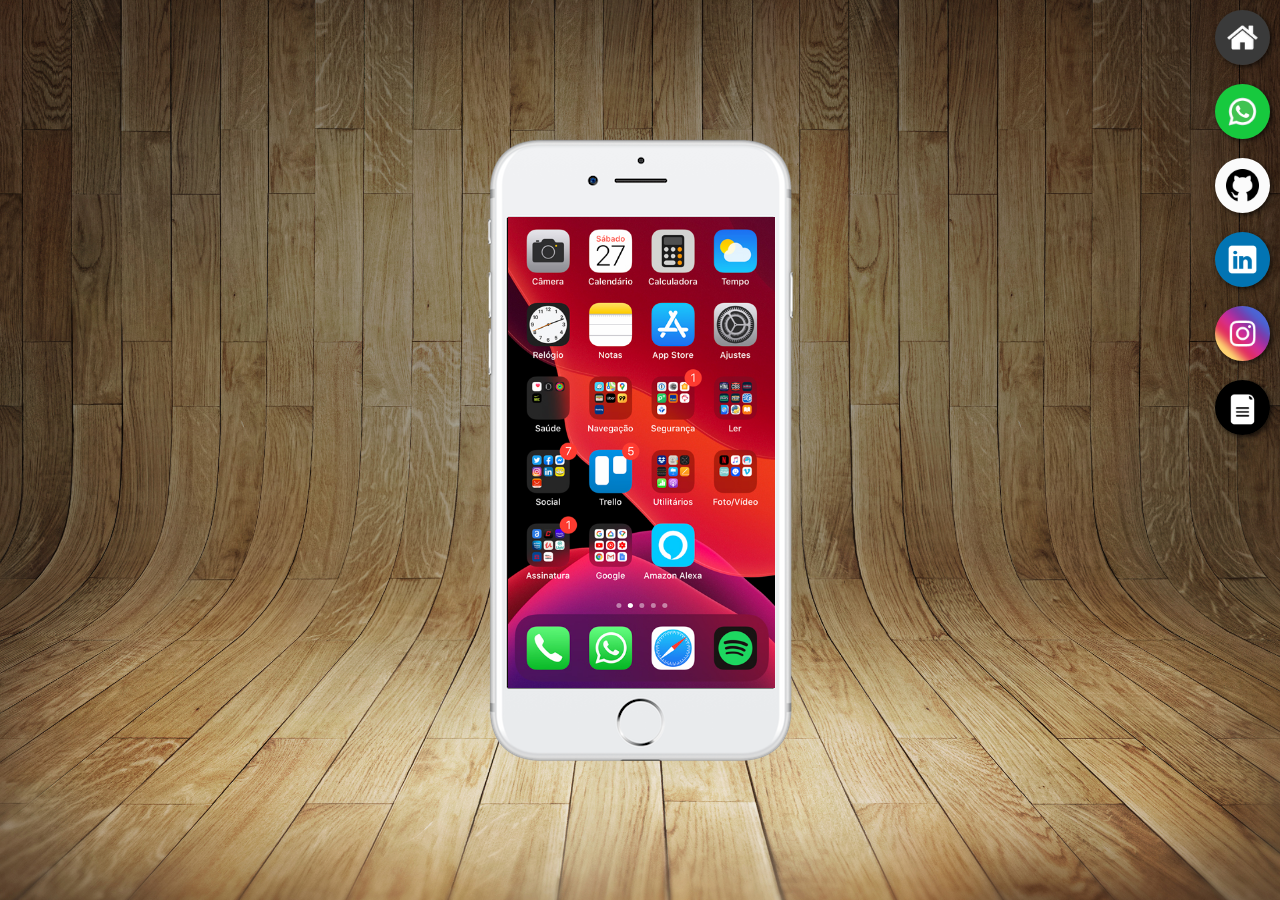
<file: index.html>
<!DOCTYPE html>
<html lang="en">

<head>
  <meta charset="UTF-8">
  <meta name="viewport" content="width=device-width, initial-scale=1.0">
  <title>Link Bio - Eduardo RR M</title>
  <link rel="shortcut icon" href="favicon.ico" type="image/x-icon">
  <link rel="stylesheet" href="css/style.css">
</head>

<body>
  <main>
    <section id="telefone">
      <iframe src="home.html" frameborder="0" name="tela" id="tela">
        Tela Inicial (Erro de Compatibilidade).
      </iframe>
    </section>
    <nav>
      <ul>
        <li><a href="home.html" target="tela"><img src="img/logo-home.jpg" alt=""></a></li>
        <li><a href="whatsapp.html" target="tela"><img src="img/logo-whatsapp.png" alt=""></a></li>
        <li><a href="github.html" target="tela"><img src="img/logo-github.jpg" alt=""></a></li>
        <li><a href="linkedin.html" target="tela"><img src="img/logo-linkedin.jpg" alt=""></a></li>
        <li><a href="instagram.html" target="tela"><img src="img/logo-instagram.jpg" alt=""></a></li>
        <li><a href="home.html" target="tela"><img src="img/logo-curriculo.jpg" alt=""></a></li>
      </ul>
    </nav>


  </main>
</body>

</html>
</file>
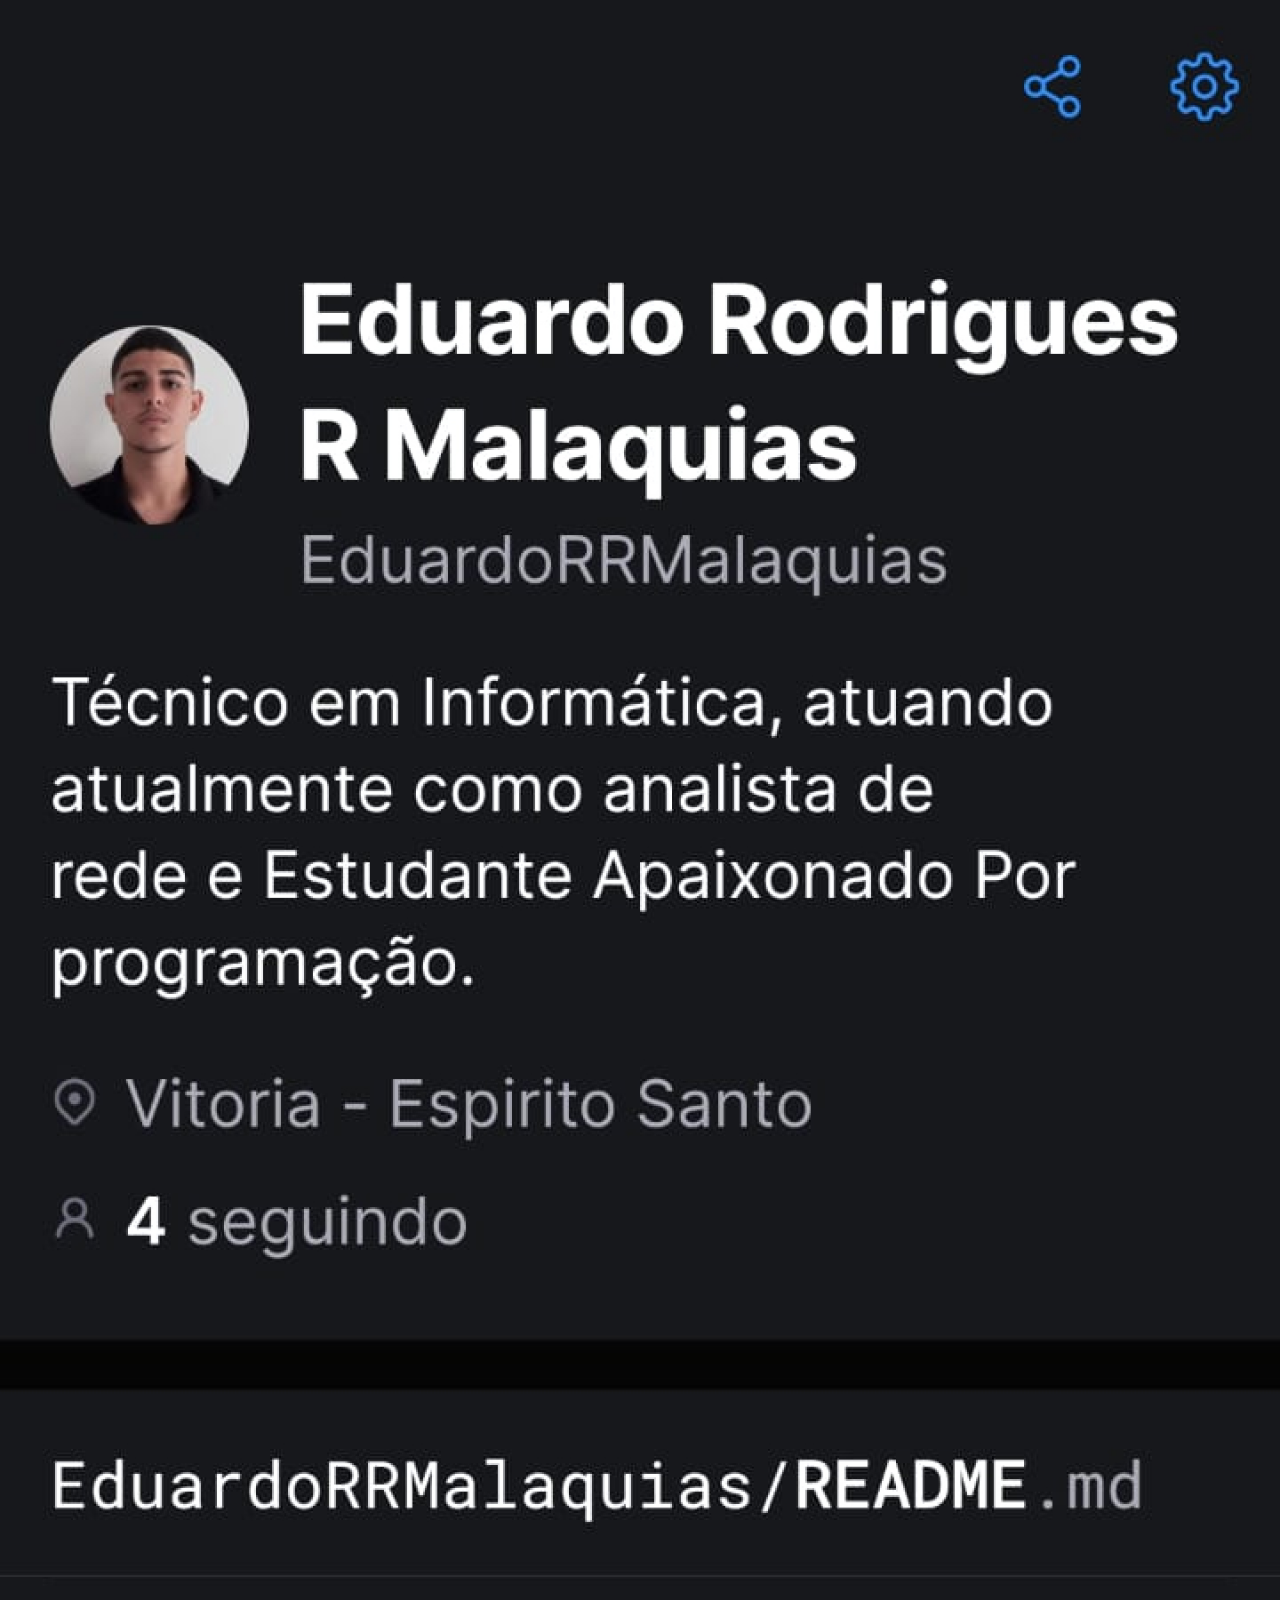
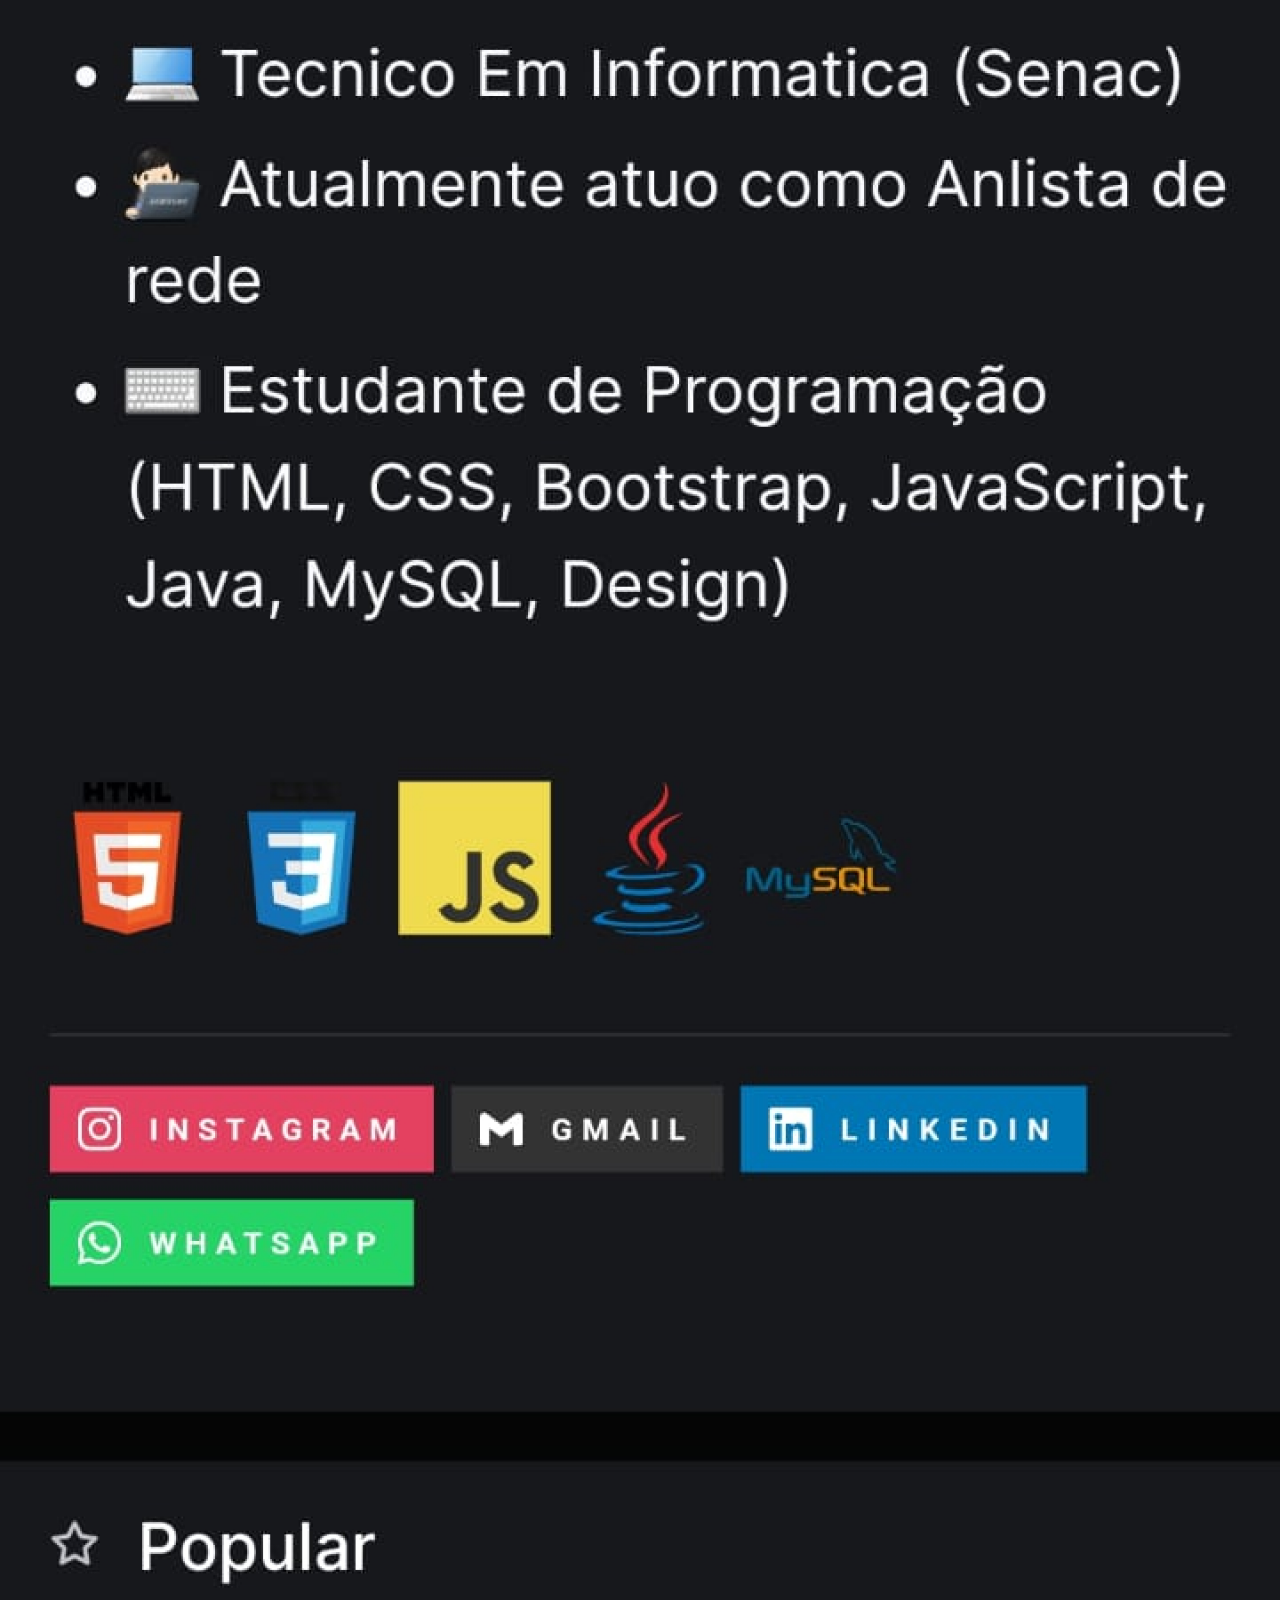
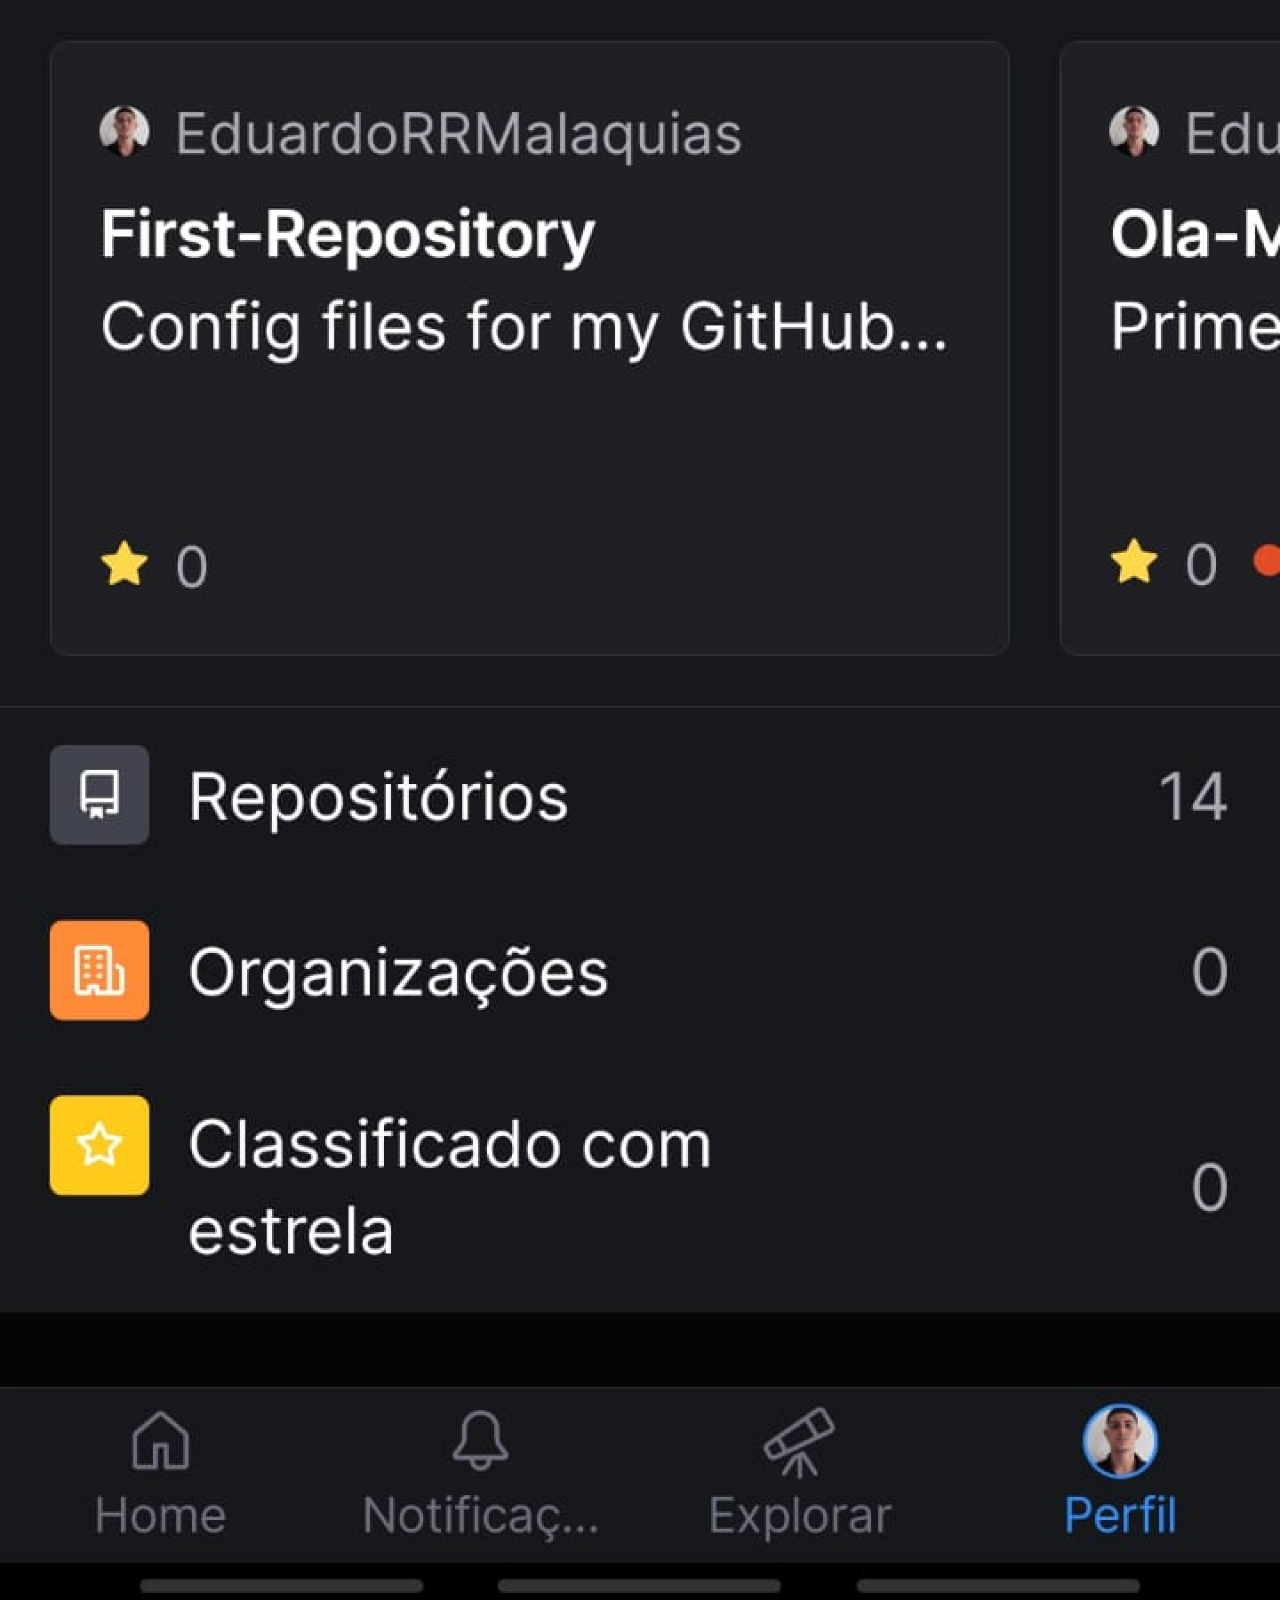
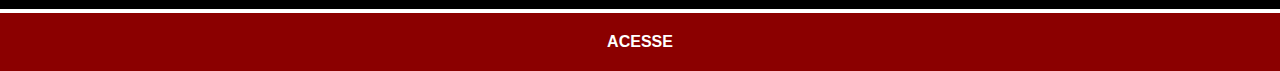
<file: github.html>
<!DOCTYPE html>
<html lang="en">

<head>
  <meta charset="UTF-8">
  <meta name="viewport" content="width=device-width, initial-scale=1.0">
  <title>GitHub</title>
  <link rel="stylesheet" href="css/social.css">
</head>

<body>
  <a href="https://github.com/EduardoRRMalaquias" target="_blank"><img src="img/tela-github.jpg" alt="github"></a>
  <a class="btn" href="https://github.com/EduardoRRMalaquias" target="_blank">ACESSE</a>
</body>

</html>
</file>
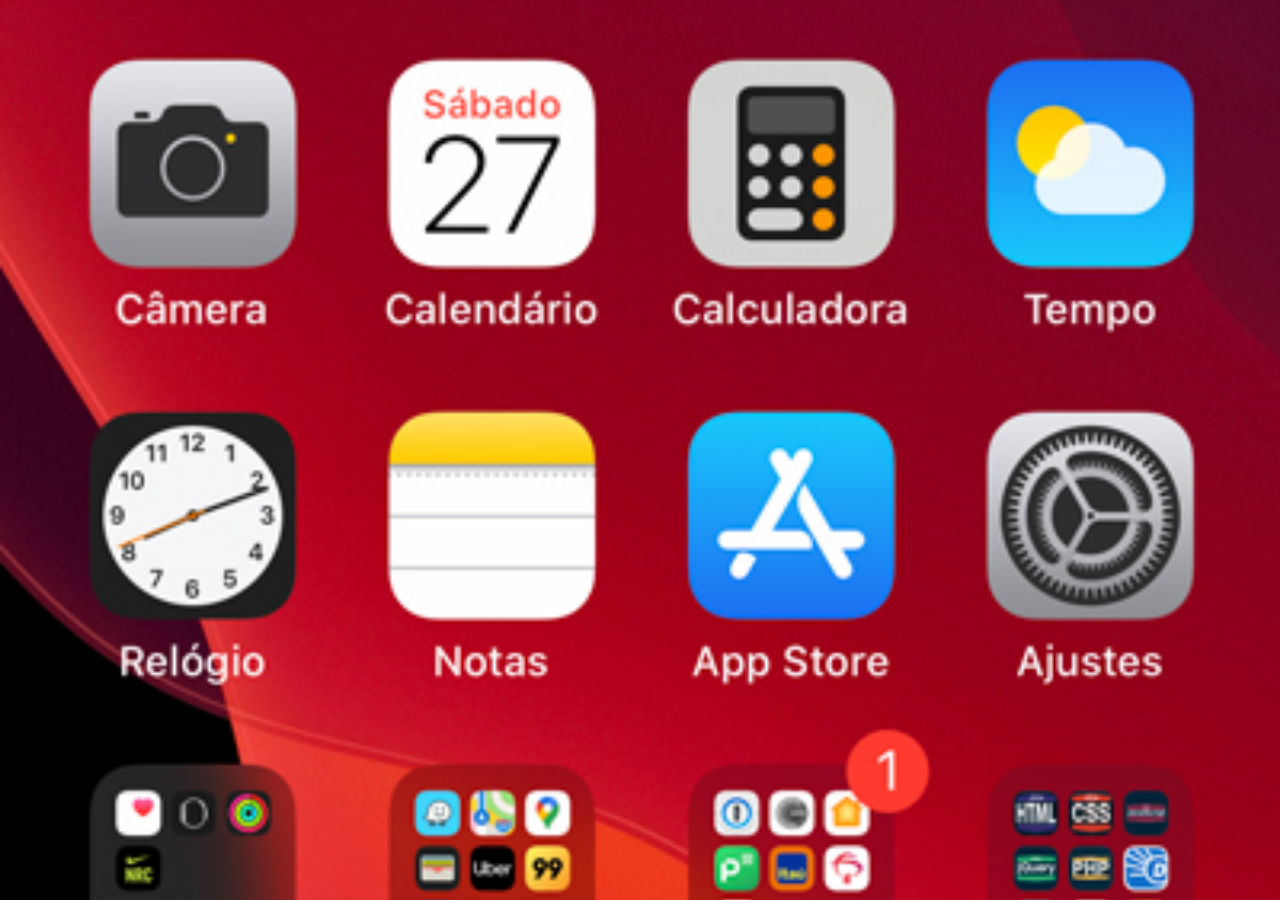
<file: home.html>
<!DOCTYPE html>
<html lang="en">

<head>
  <meta charset="UTF-8">
  <meta name="viewport" content="width=device-width, initial-scale=1.0">
  <title>Home</title>
  <style>
    * {
      margin: 0;
      padding: 0;
    }

    body {
      width: 100vw;
      height: 100vh;
      background: black url(img/tela-home.jpg) no-repeat top center;
      background-size: cover;
    }
  </style>
</head>

<body>

</body>

</html>
</file>
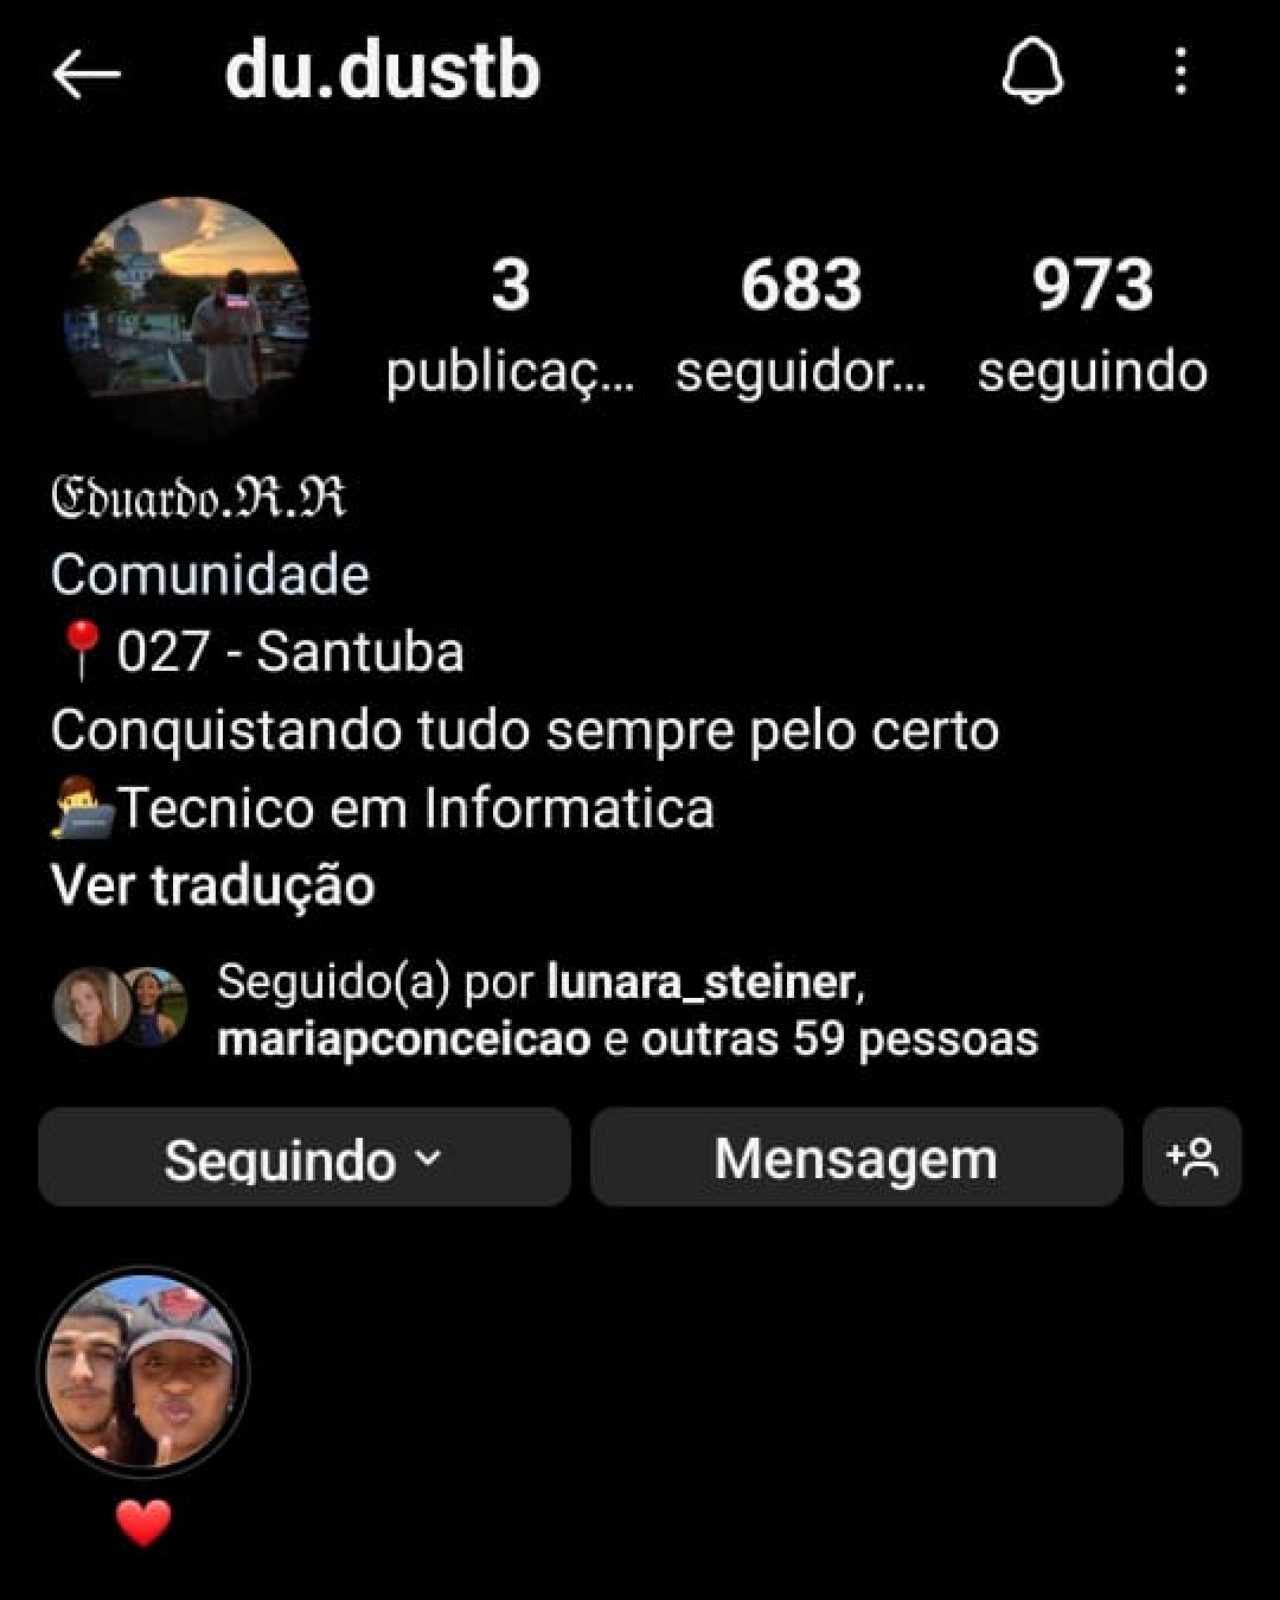
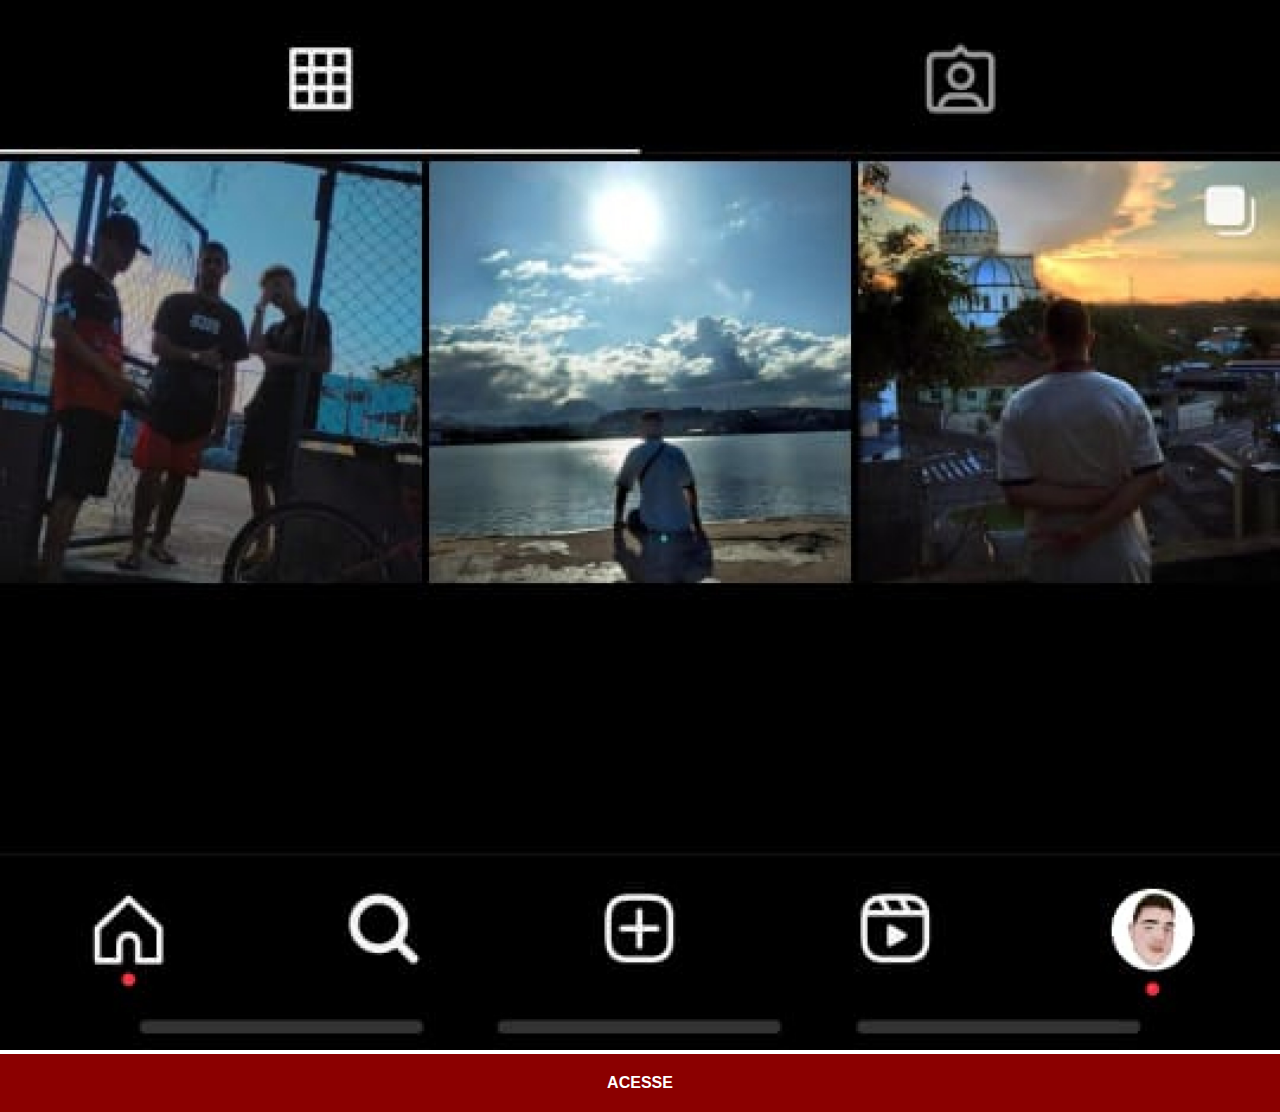
<file: instagram.html>
<!DOCTYPE html>
<html lang="en">

<head>
  <meta charset="UTF-8">
  <meta name="viewport" content="width=device-width, initial-scale=1.0">
  <title>instagram</title>
  <link rel="stylesheet" href="css/social.css">
</head>

<body>
  <a href="https://www.instagram.com/du.dustb" target="_blank"><img src="img/tela-instagram.jpg" alt="instagram"></a>
  <a class="btn" href="https://www.instagram.com/du.dustb" target="_blank">ACESSE</a>
</body>

</html>
</file>
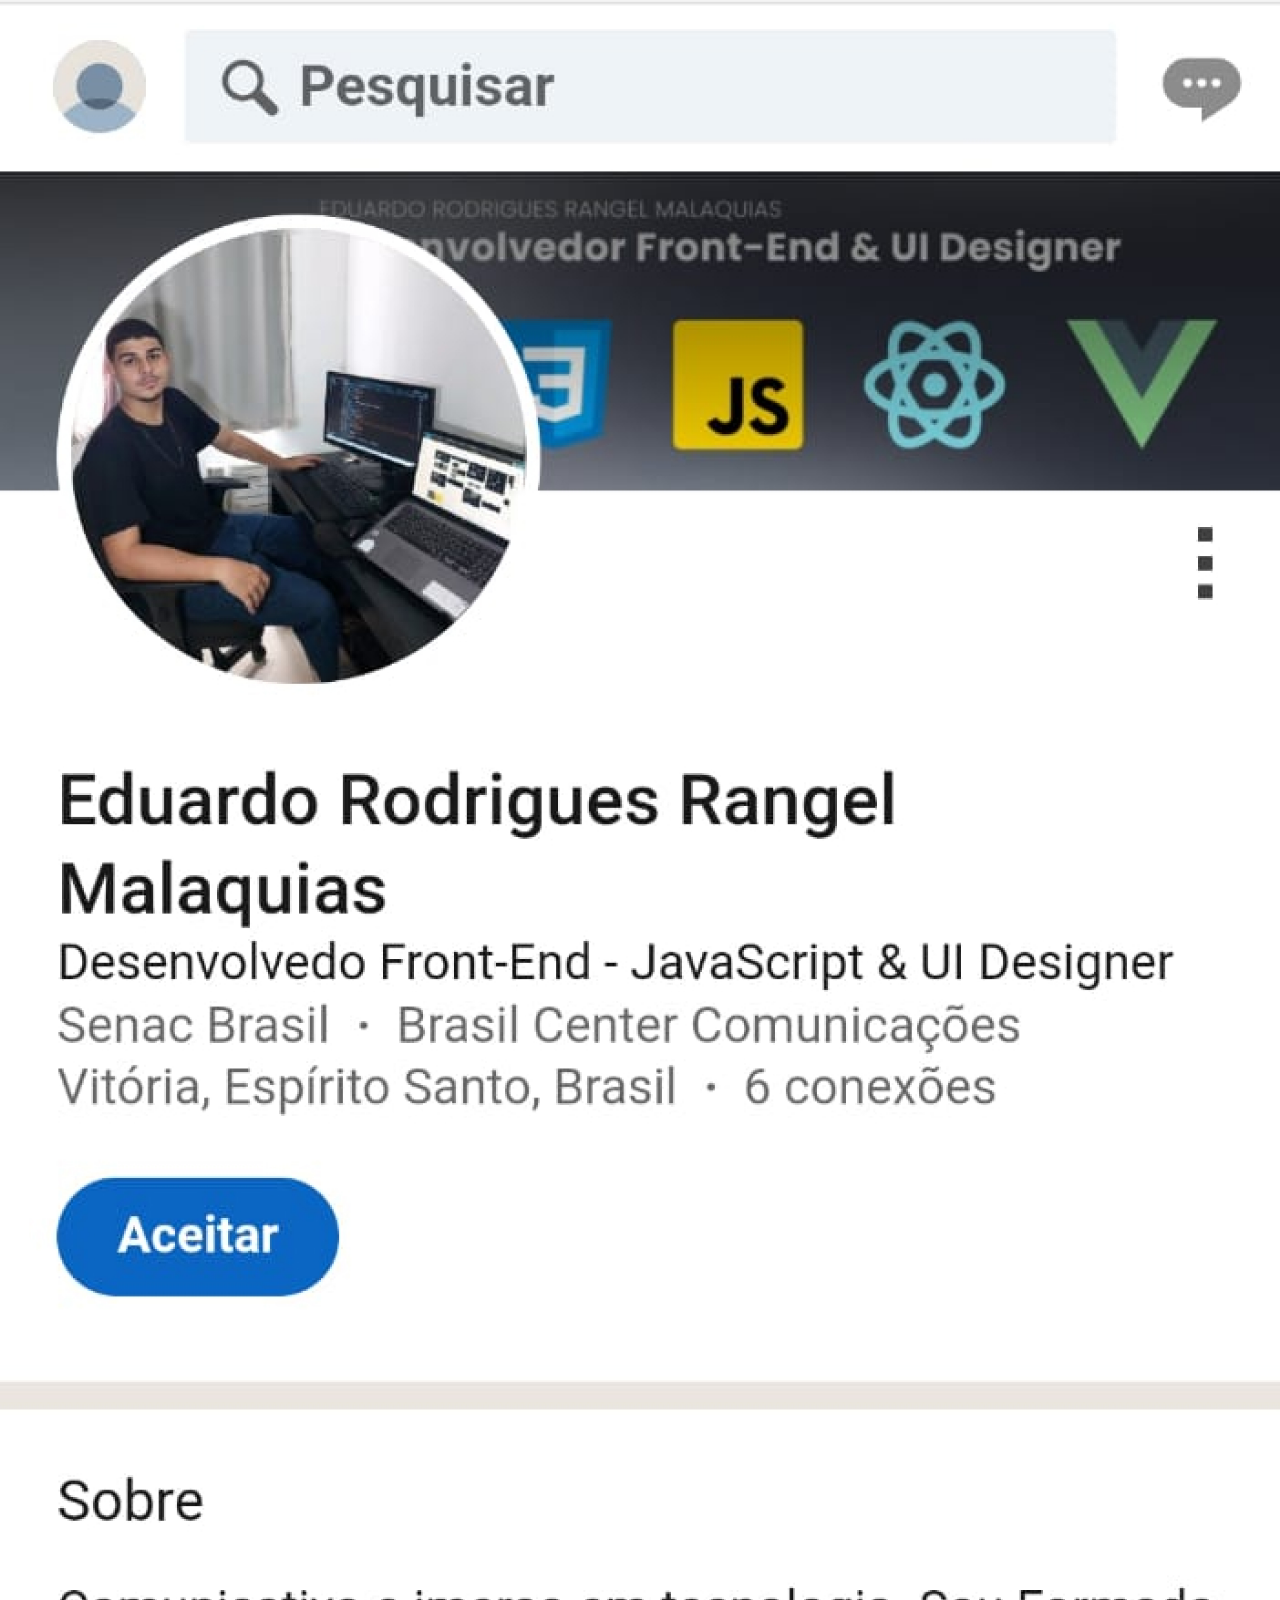
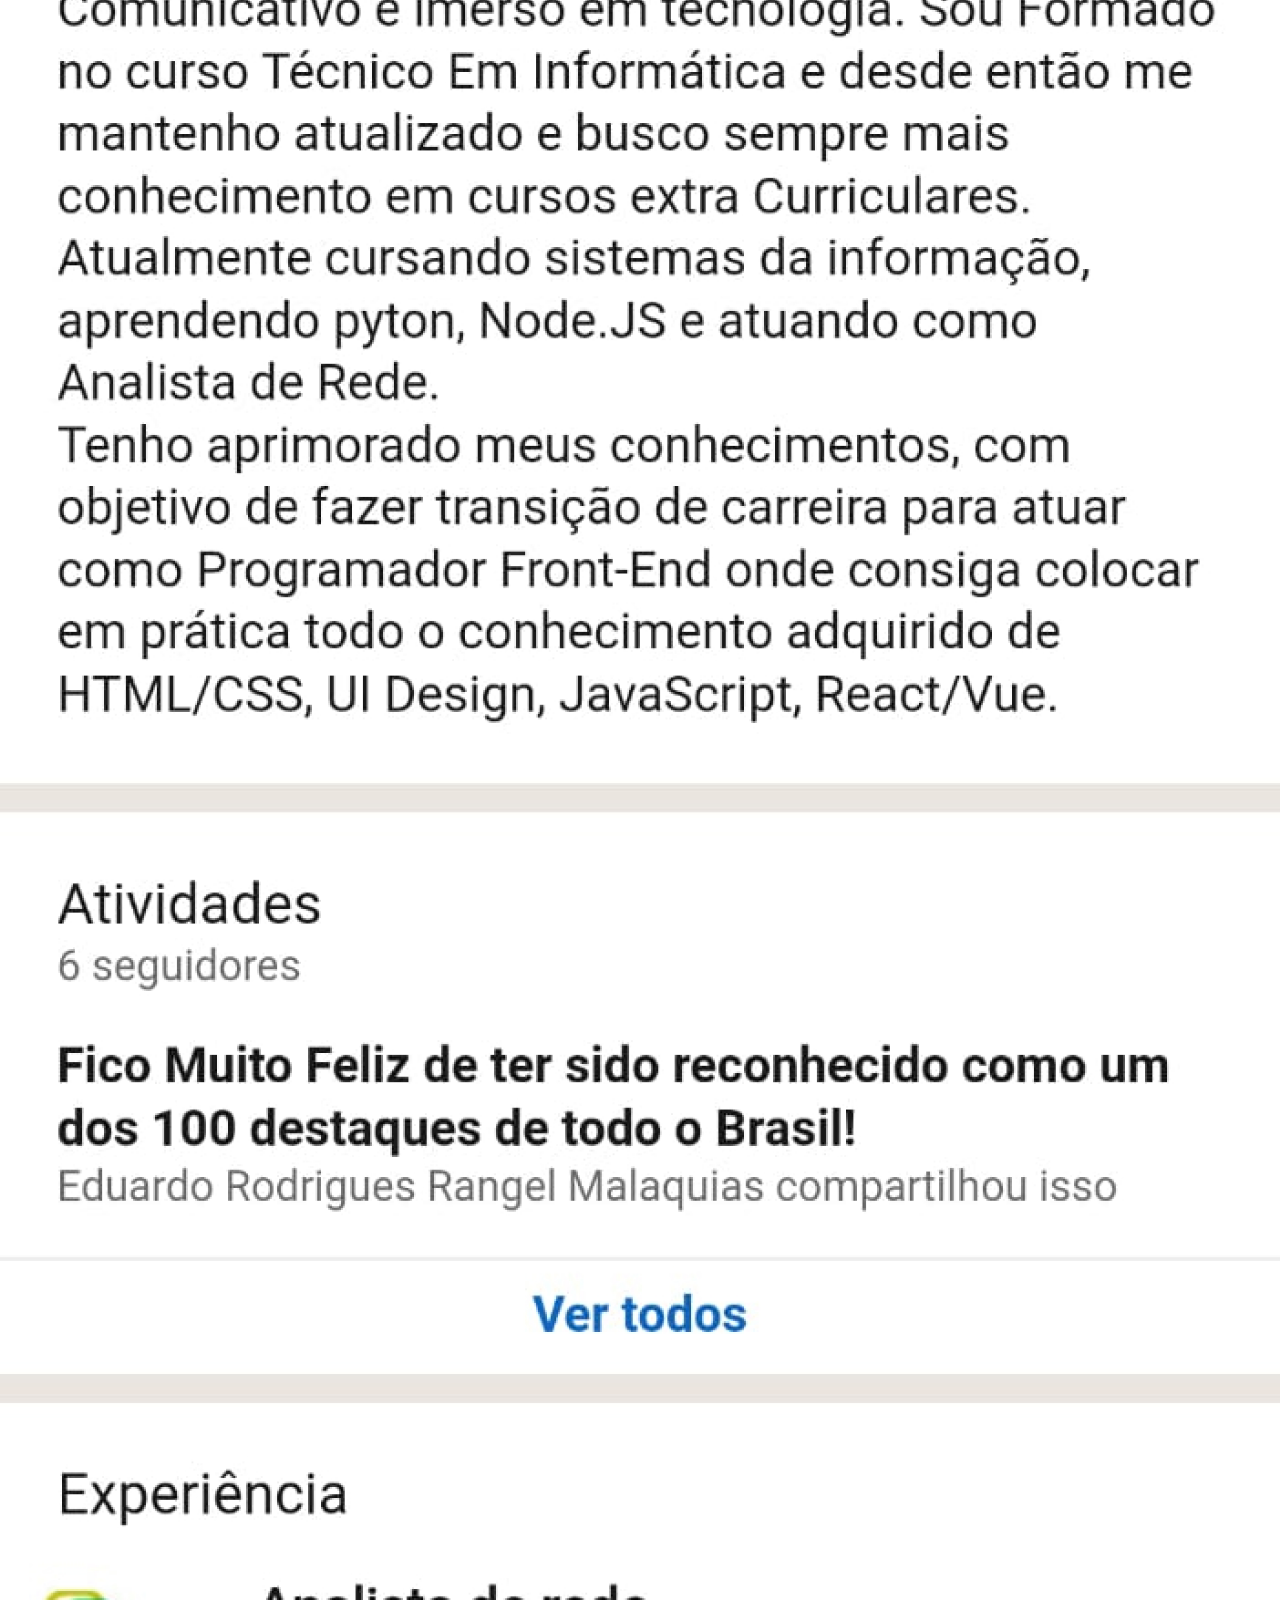
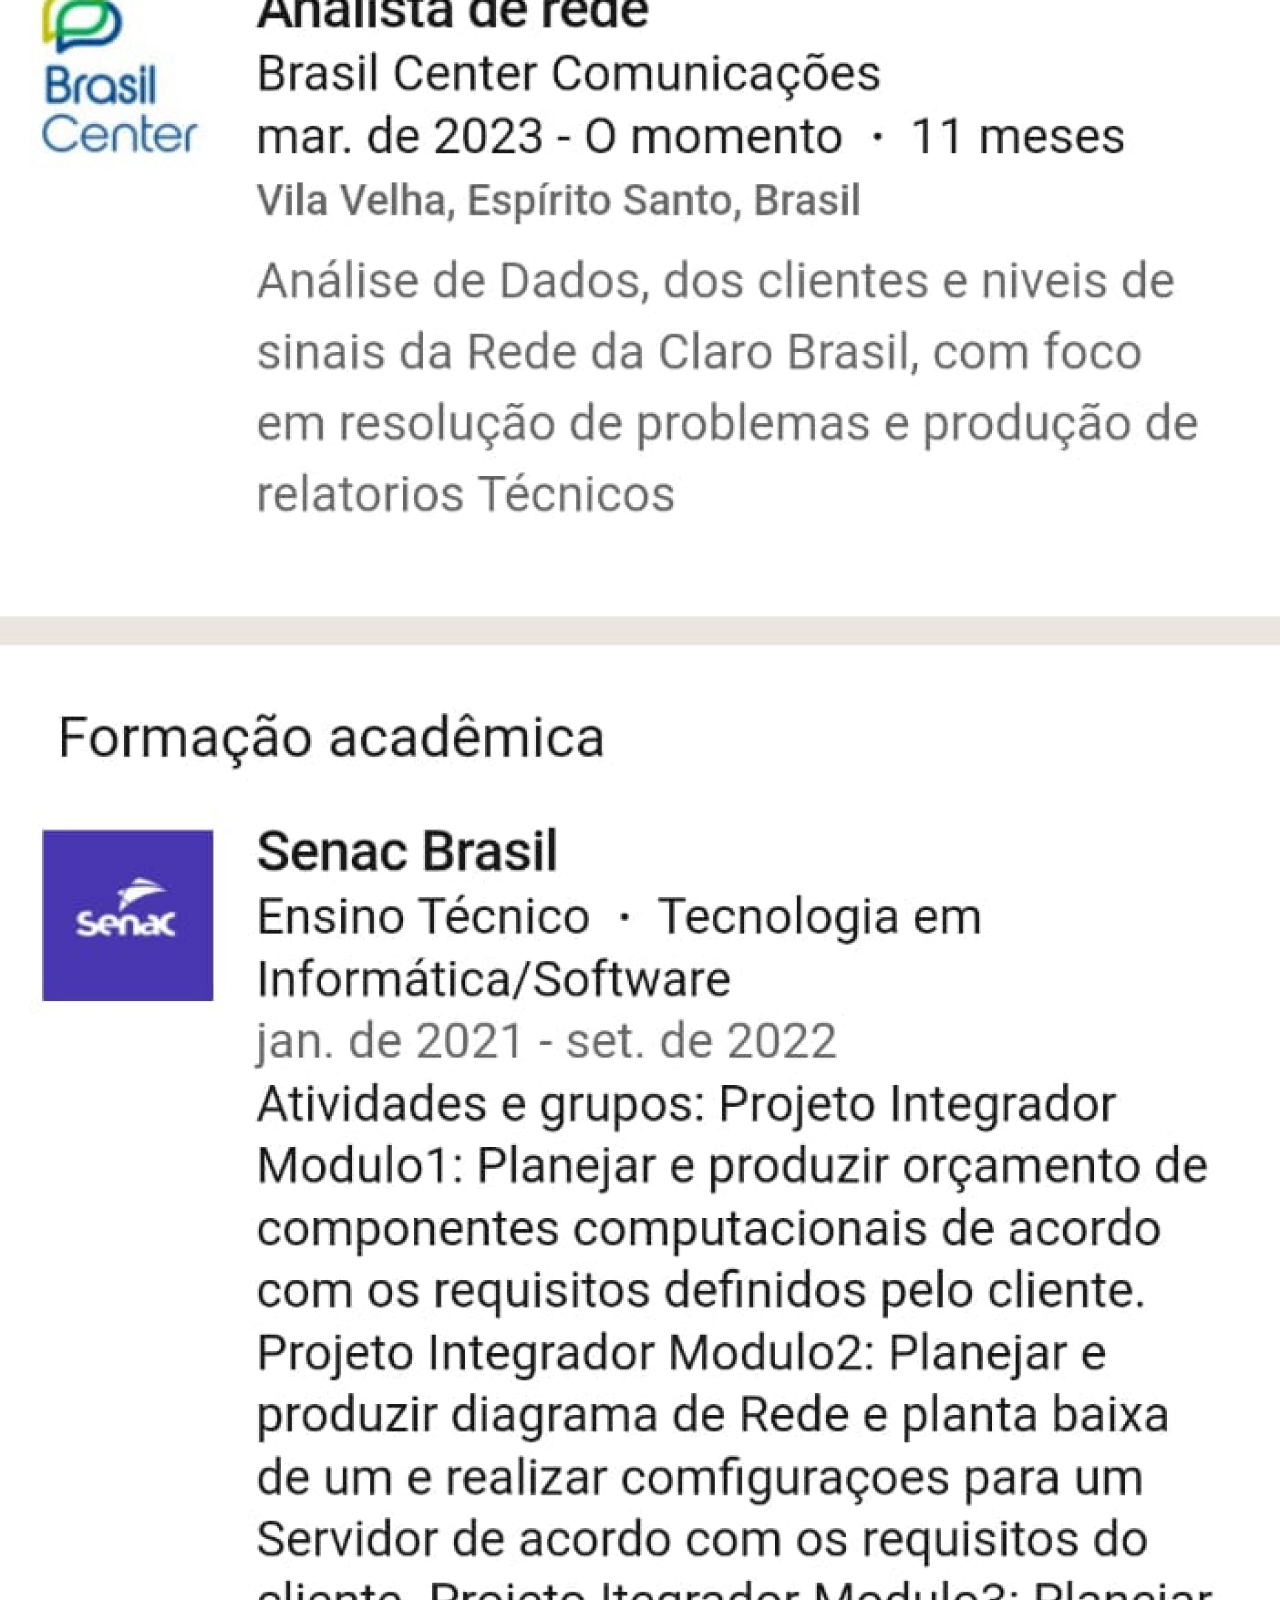
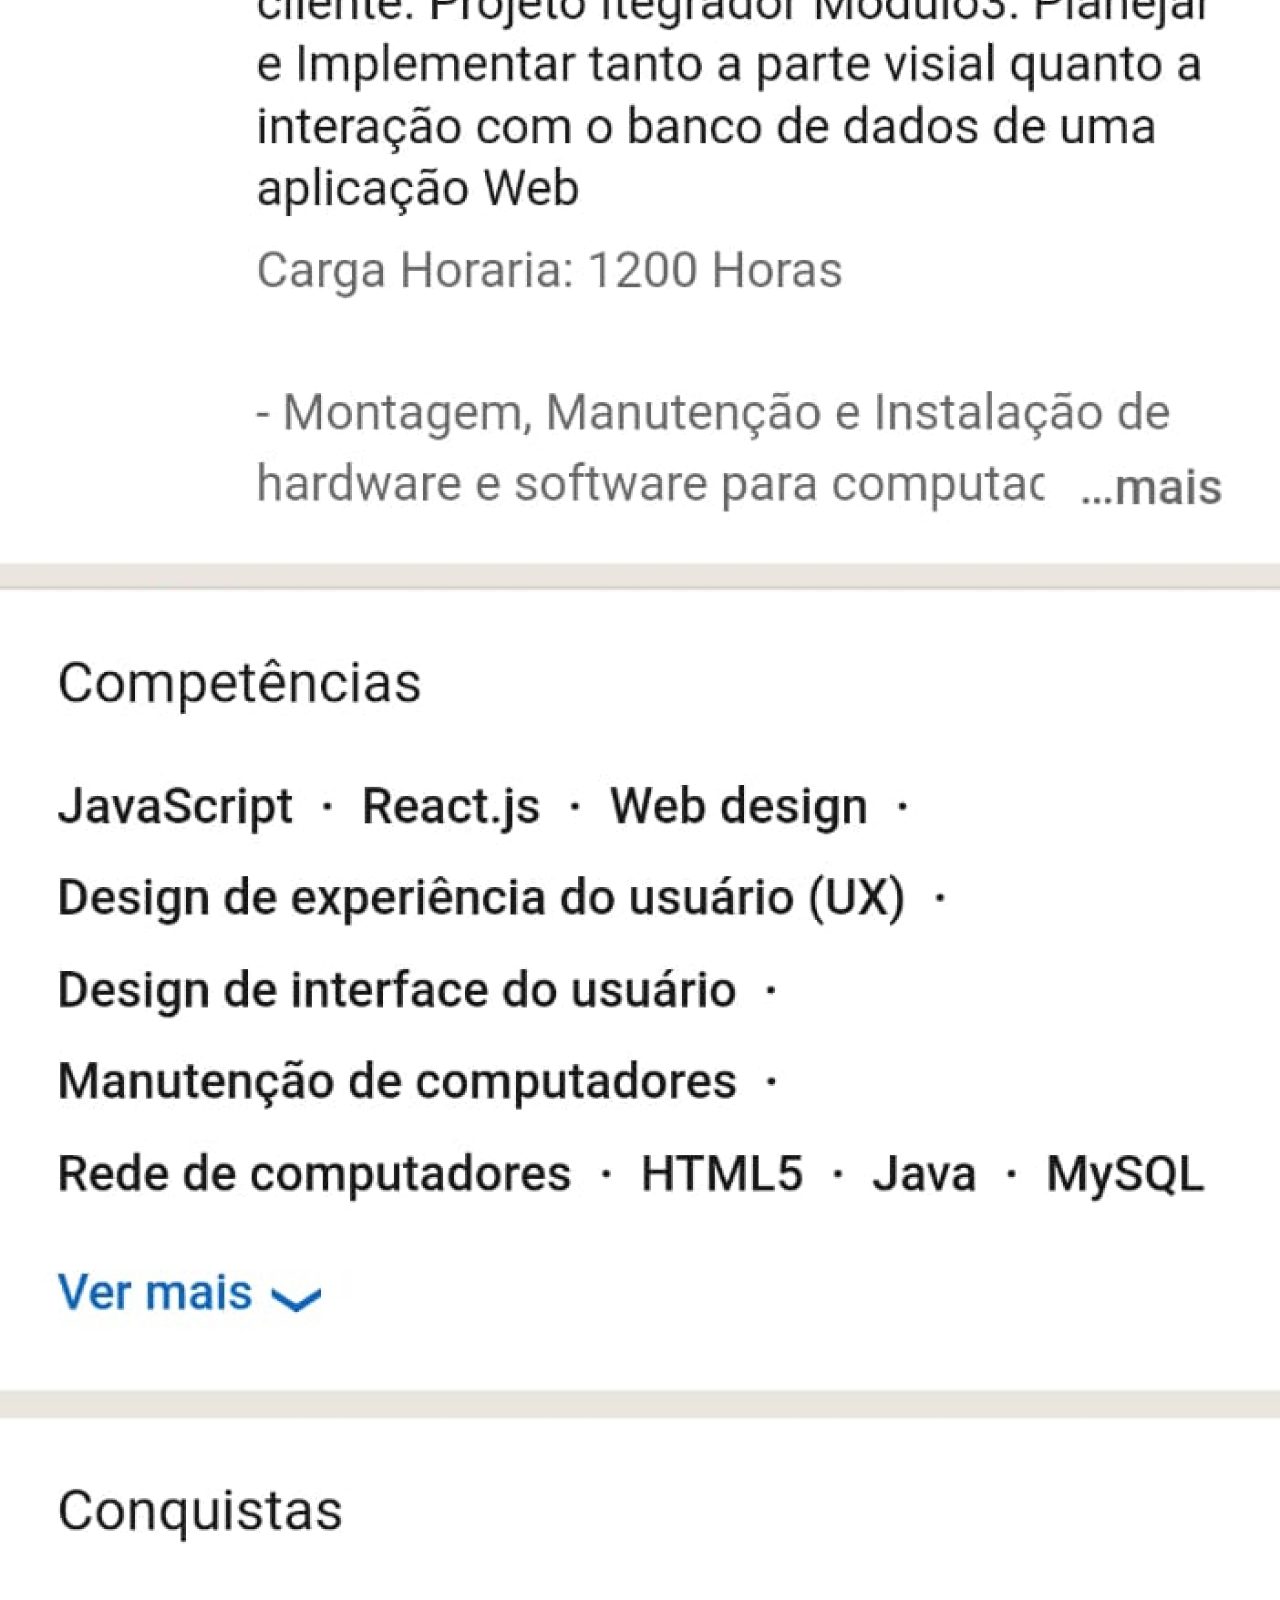
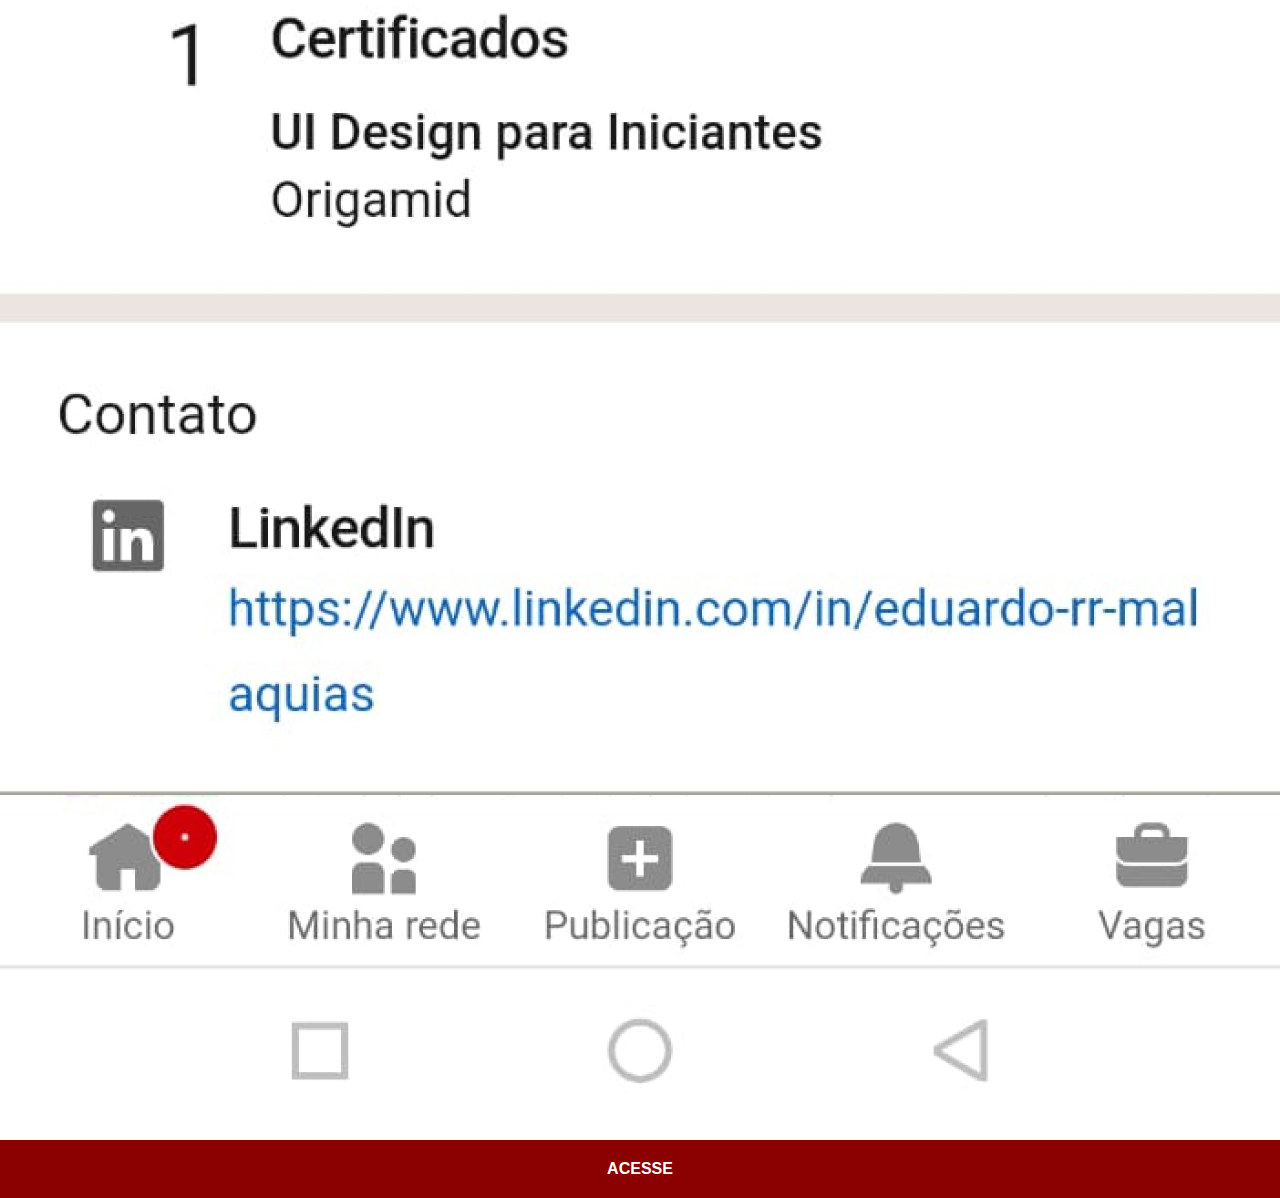
<file: linkedin.html>
<!DOCTYPE html>
<html lang="en">

<head>
  <meta charset="UTF-8">
  <meta name="viewport" content="width=device-width, initial-scale=1.0">
  <title>linkedin</title>
  <link rel="stylesheet" href="css/social.css">
</head>

<body>
  <a href="https://www.linkedin.com/in/eduardo-rodrigues-rangel-malaquias-8061212a8/" target="_blank"><img src="img/tela-linkdein.jpg" alt="Youtube"></a>
  <a class="btn" href="https://www.linkedin.com/in/eduardo-rodrigues-rangel-malaquias-8061212a8/" target="_blank">ACESSE</a>
</body>

</html>
</file>
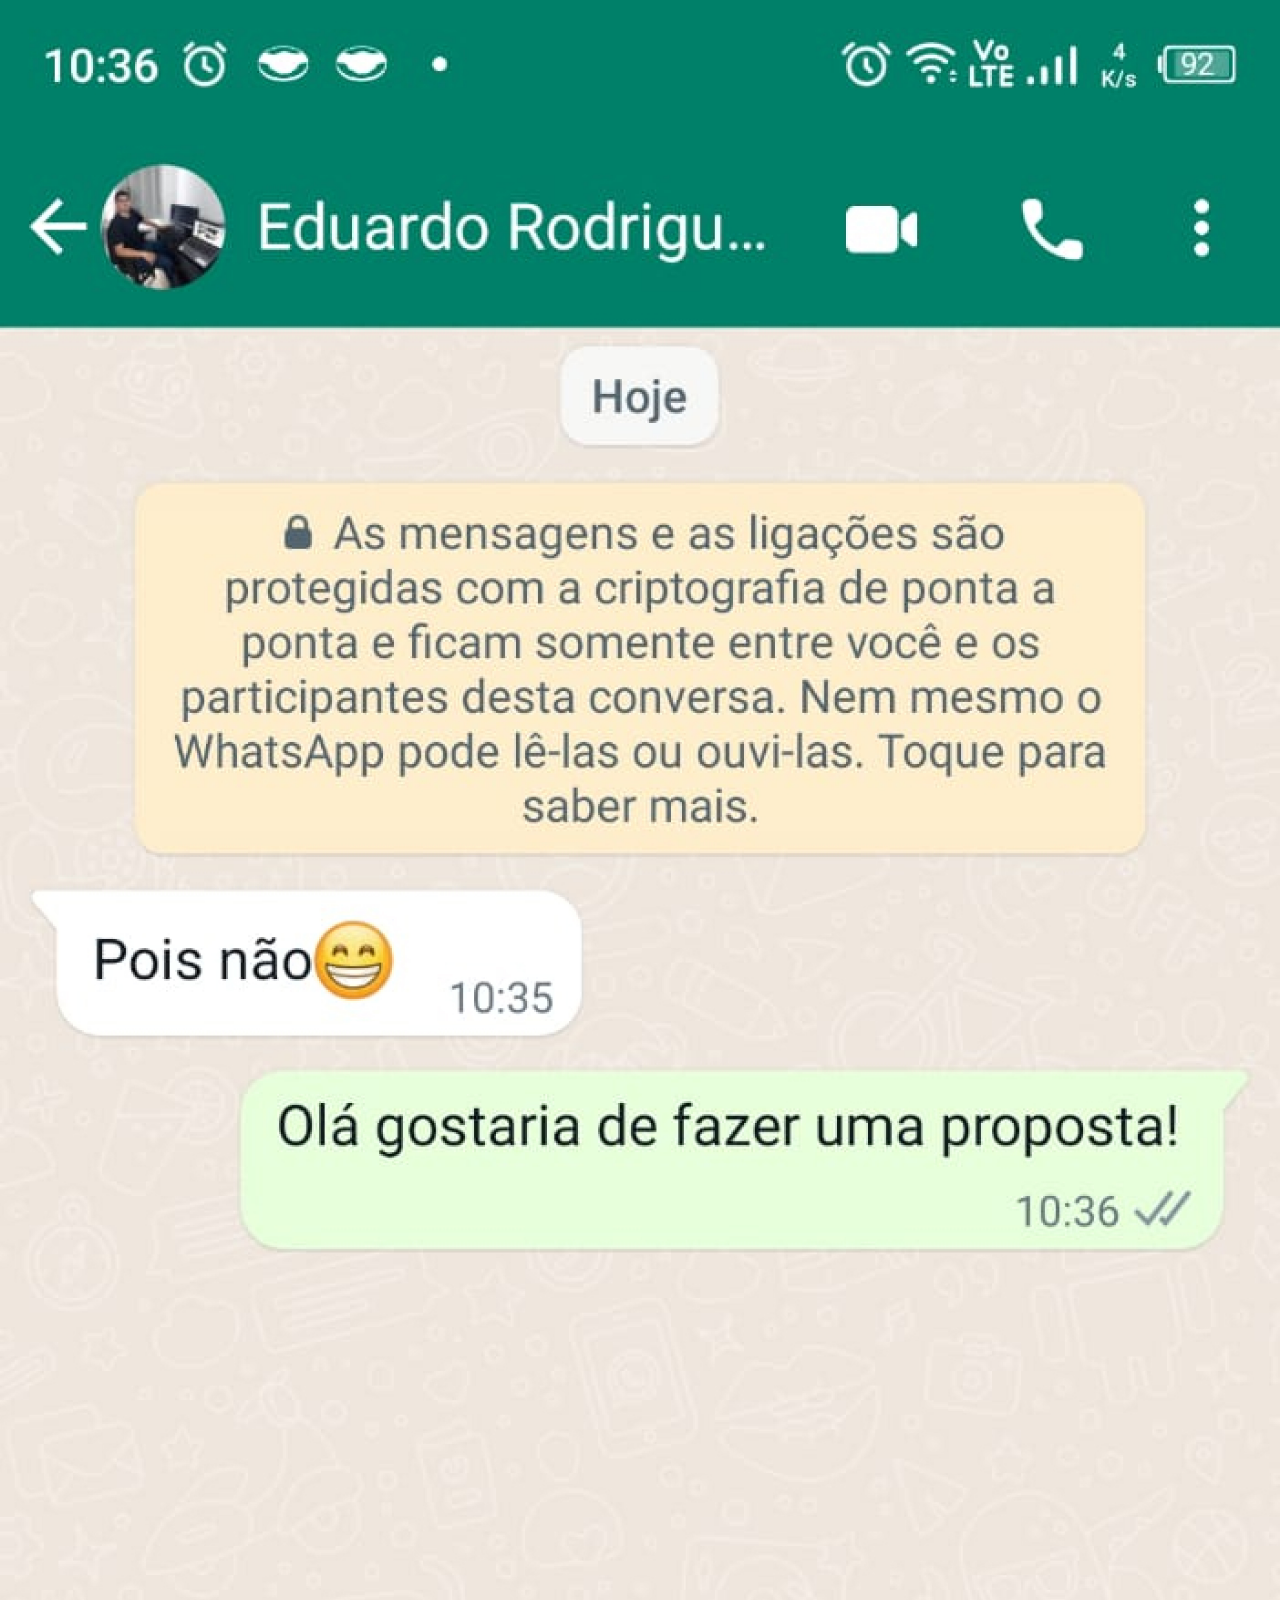
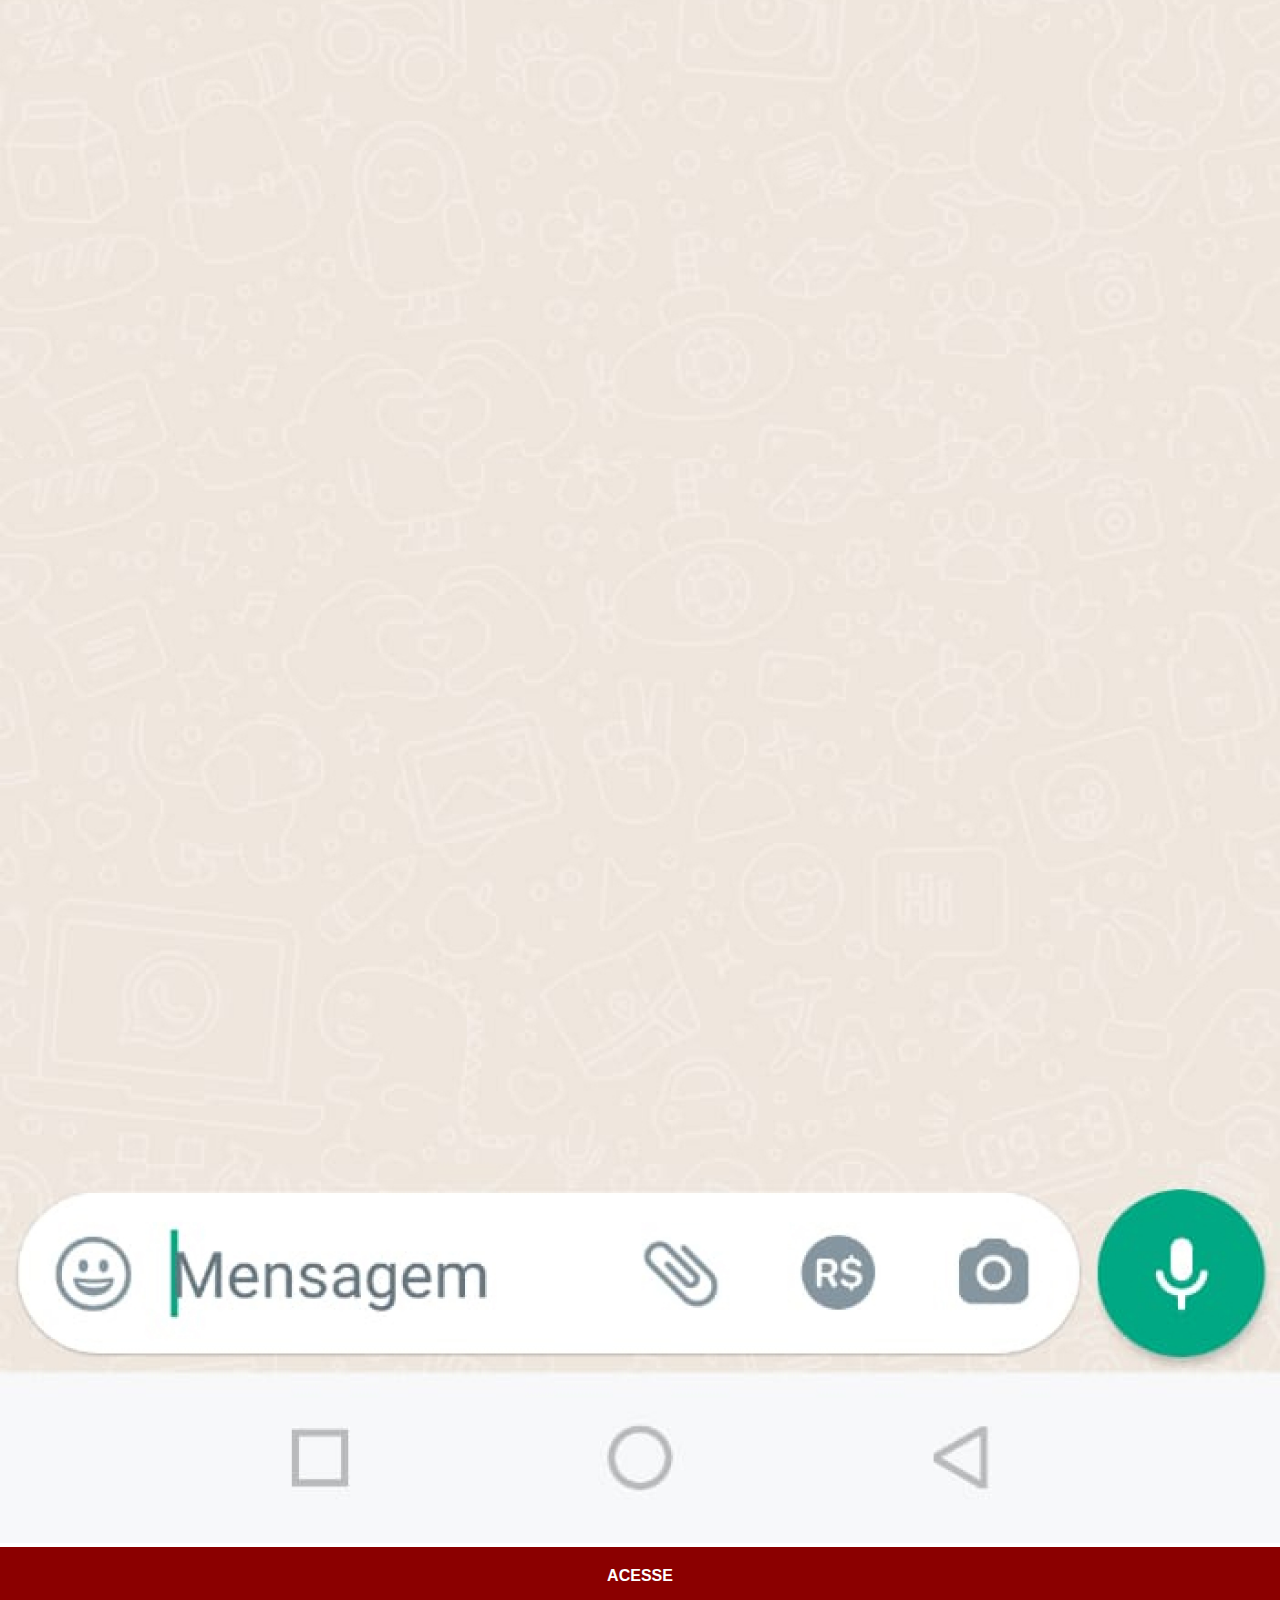
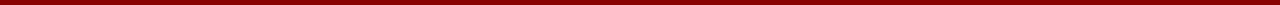
<file: whatsapp.html>
<!DOCTYPE html>
<html lang="en">

<head>
  <meta charset="UTF-8">
  <meta name="viewport" content="width=device-width, initial-scale=1.0">
  <title>logo-whatsapp</title>
  <link rel="stylesheet" href="css/social.css">
</head>

<body>
  <a href="https://wa.me/+5527998911499" target="_blank"><img src="img/tela-whatsapp.jpg" alt="Youtube"></a>
  <a class="btn" href="https://wa.me/+5527998911499" target="_blank">ACESSE</a>
</body>

</html>
</file>
<file: css/style.css>
@charset "UTF-8";

* {
  margin: 0;
  padding: 0;
  box-sizing: border-box;
}

html,
body {
  height: 100vh;
  width: 100vw;
  background-color: black;
}

body {
  background: url(../img/fundo-madeira.jpg) no-repeat center fixed;
  background-size: cover;
}

main {
  height: 100vh;
  display: flex;
  justify-content: center;
  align-items: center;
  position: relative;
}

#telefone {
  height: 627px;
  width: 311px;
  border-radius: 40px;
  background-image: url(../img/frame-iphone.png);
  background-repeat: no-repeat;
}

#tela {
  position: relative;
  top: 80px;
  left: 23px;
  width: 267px;
  height: 471px;
}

nav {
  display: flex;
  flex-direction: column;
  position: absolute;
  top: 10px;
  right: 10px;
}

nav ul {
  display: flex;
  flex-direction: column;
  gap: 15px;
  list-style: none;
}

nav img {
  width: 55px;
  border-radius: 100%;
  box-shadow: 2px 2px 5px #000000a3;
}

nav img:hover {
  border: 2px solid white;
  transform: translate(-2px, -2px);
  box-shadow: 4px 4px 8px #898989a3;
  transition: transform 0.7s, box-shadow 0.7s, border 0.2s;
}
</file>
<file: css/social.css>
@charset "UTF-8";

* {
  padding: 0;
  margin: 0;
  font-family: Arial, Helvetica, sans-serif;
}

::-webkit-scrollbar {
  width: 0;
  height: 0;
}

img {
  width: 100%;
}

.btn {
  display: block;
  padding: 20px;
  text-align: center;
  font-weight: bold;
  text-decoration: none;
  color: white;
  background-color: darkred;
}

.btn:hover {
  background-color: red;
}
</file>
